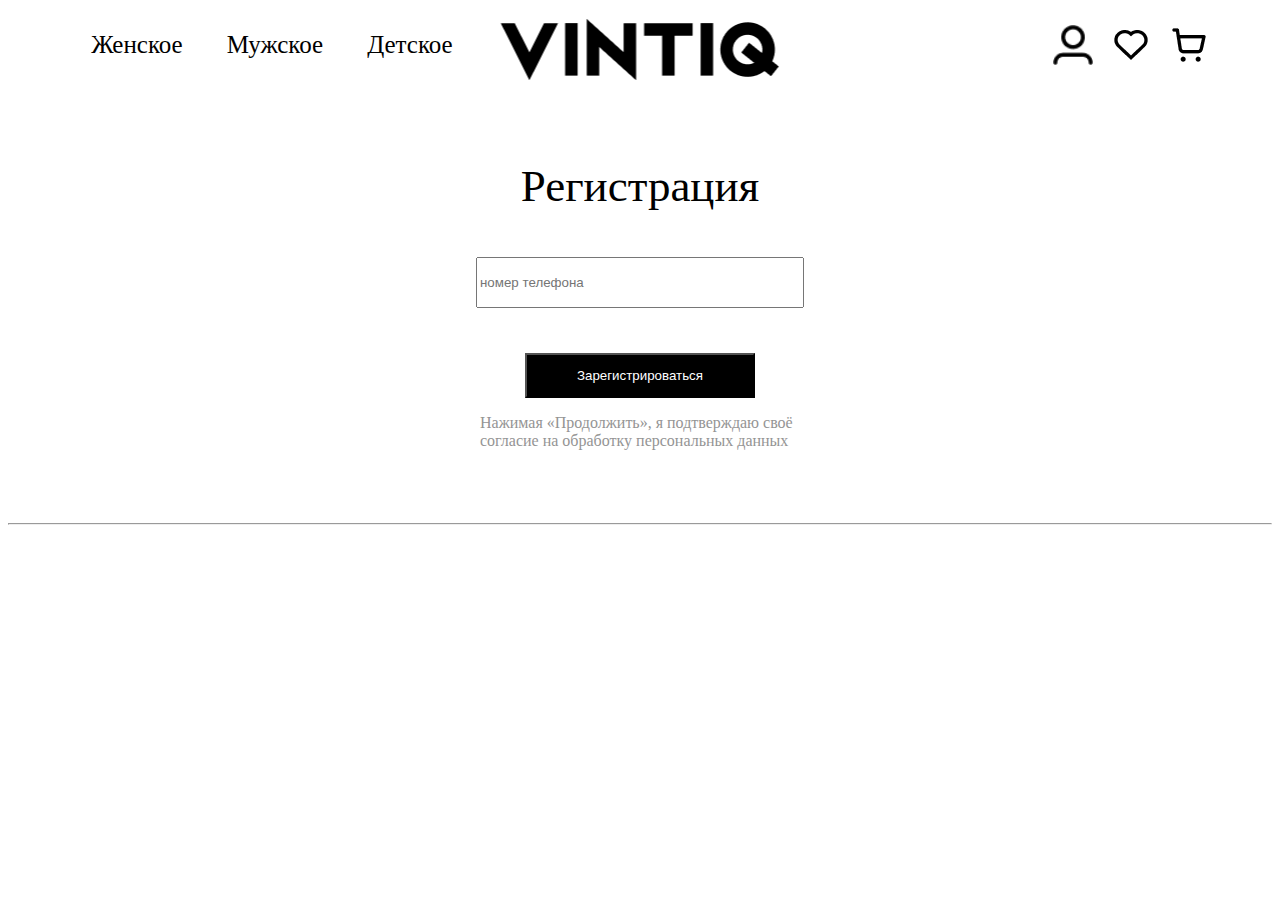
<file: reg/index.html>
<!DOCTYPE html>
<html lang="en">
<head>
    <meta charset="UTF-8">
    <meta name="viewport" content="width=device-width, initial-scale=1.0">
    <link rel="stylesheet" href="style.css">
    <title>Document</title>
</head>
<body>
    <header>
        <div class="genders">
            <a href="">Женское</a>
            <a href="">Мужское</a>
            <a href="">Детское</a>
        </div>
        <div class="mainlogo">
        <img src="/imgs/Group 1.png" alt="" сlass="logo"></div>
        <div class="minilogos">
            <img src="/imgs/Icon.png" alt="">
            <img src="/imgs/ic24-heart.png" alt="">
            <img src="/imgs/ic24-shopping-cart.png" alt="">
        </div>
    </header>
    <main>
        <p class="centP">Регистрация</p>
        <input type="text" placeholder="номер телефона">
        <button type="button" onclick="location.href='confirm.html'">Зарегистрироваться</button>
        <p class="agreement">Нажимая «Продолжить», я подтверждаю своё согласие на обработку персональных данных</p>
    </main>
    <hr>
    <footer></footer>
</body>
</html>
</file>
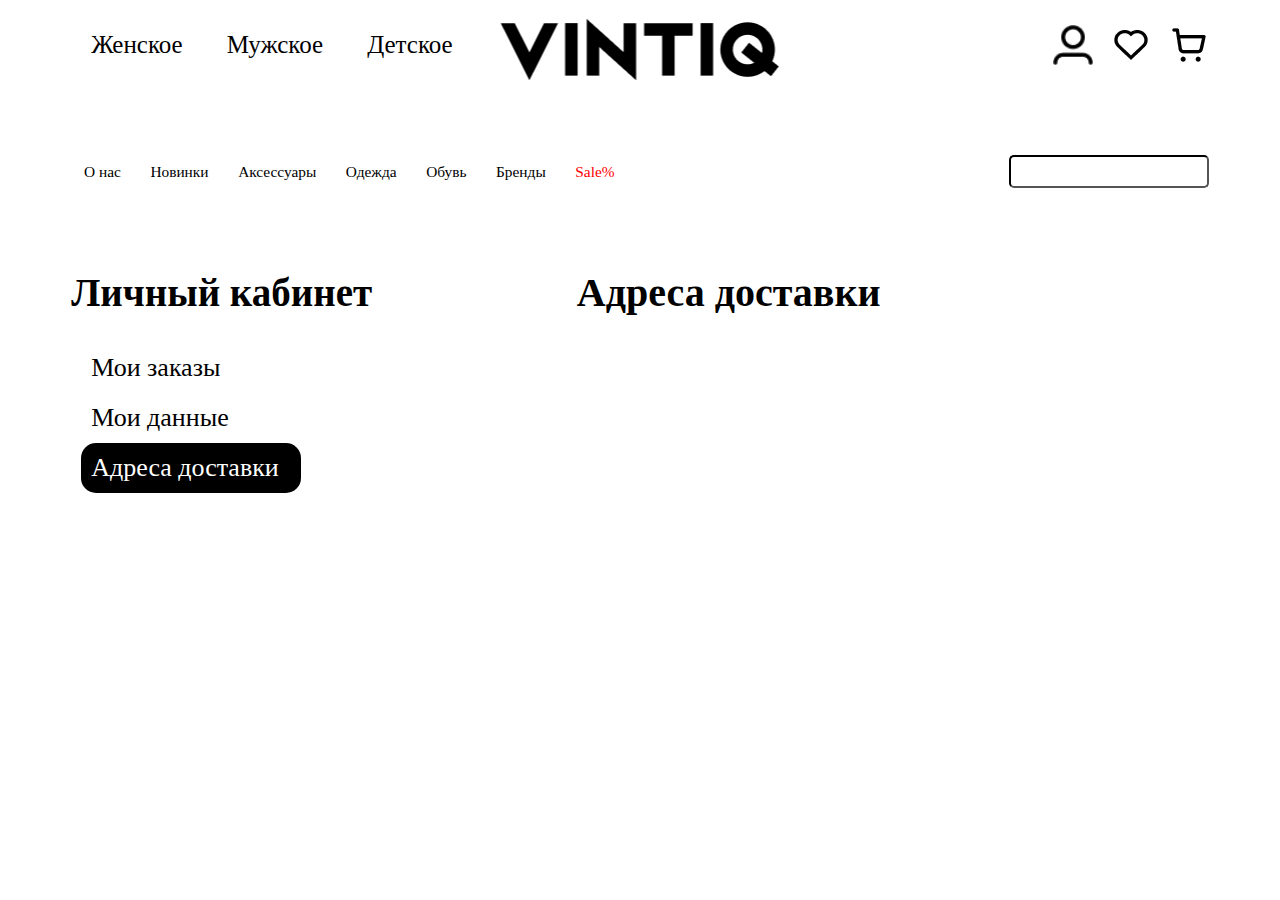
<file: lc/adresses.html>
<!DOCTYPE html>
<html lang="en">
<head>
    <meta charset="UTF-8">
    <meta name="viewport" content="width=device-width, initial-scale=1.0">
    <link rel="stylesheet" href="/reg/style.css">
    <title>Document</title>
</head>
<header>
    <div class="genders">
        <a href="">Женское</a>
        <a href="">Мужское</a>
        <a href="">Детское</a>
    </div>
    <div class="mainlogo">
    <img src="/imgs/Group 1.png" alt="" сlass="logo"></div>
    <div class="minilogos">
        <img src="/imgs/Icon.png" alt="">
        <img src="/imgs/ic24-heart.png" alt="">
        <img src="/imgs/ic24-shopping-cart.png" alt="">
    </div>
</header>
<body>
    <div class="srch">
        <div class="link">
        <a href="">О нас</a>
        <a href="">Новинки</a>
        <a href="">Аксессуары</a>
        <a href="">Одежда</a>
        <a href="">Обувь</a>
        <a href="">Бренды</a>
        <a href="" class="dif">Sale%</a>
        </div>
        <input type="text">
    </div>
    <div class="lcMain">
        <div class="header-container">
            <h1>Личный кабинет</h1>
        </div>
            <h1 class="txtMyData">Адреса доставки</h1>
        <div class="lc">
            <a href="/lc/orders.html">Мои заказы</a>
            <a href="/lc/data.html"  >Мои данные</a>
            <a  class="now" href="">Адреса доставки</a>
        </div>
        
        
    </div>
</body>
</html>
</file>
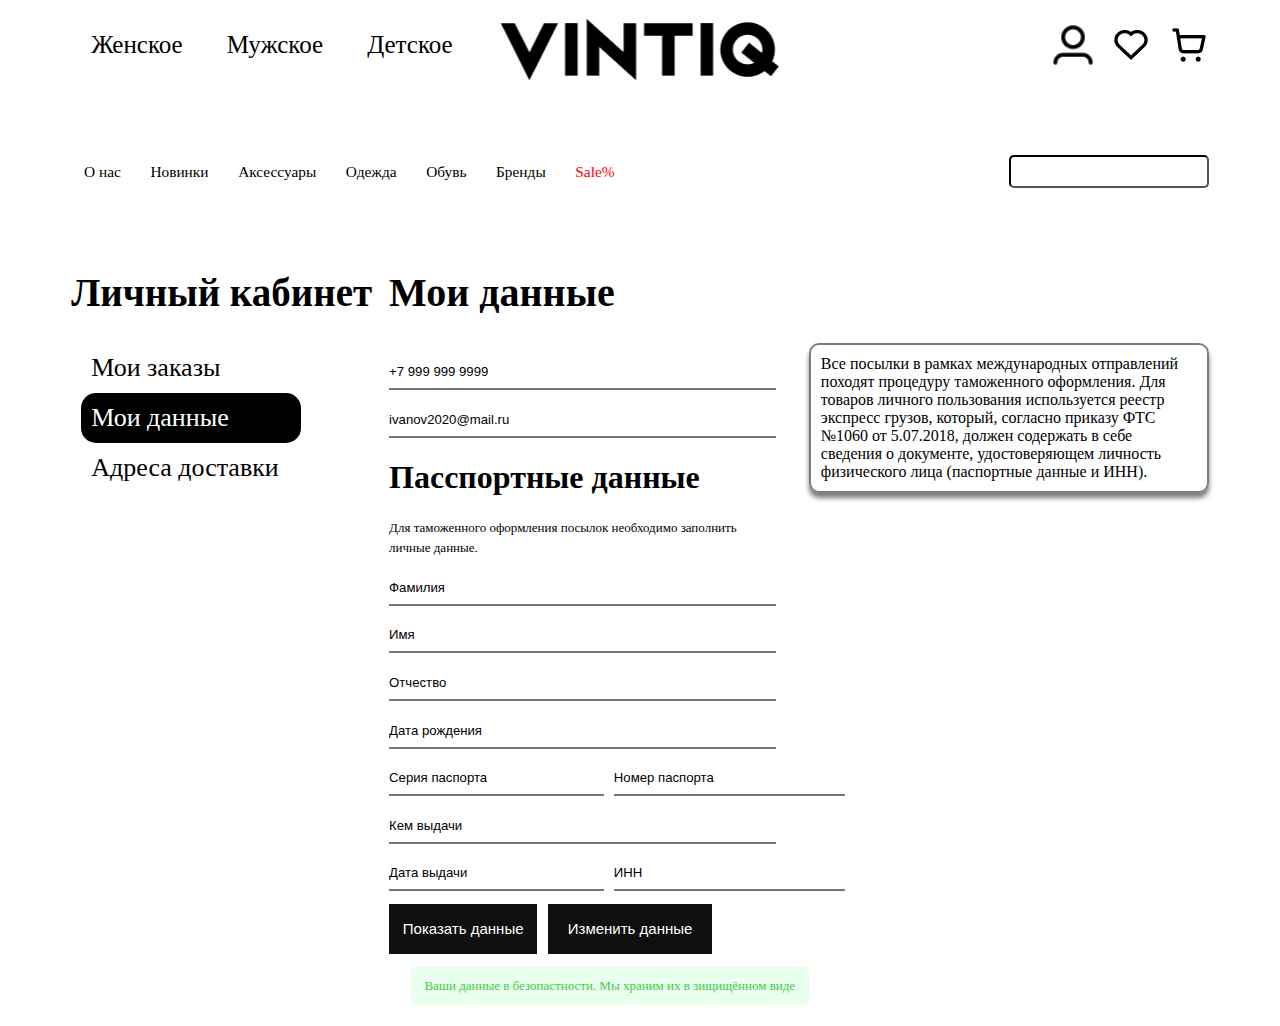
<file: lc/data.html>
<!DOCTYPE html>
<html lang="en">
<head>
    <meta charset="UTF-8">
    <meta name="viewport" content="width=device-width, initial-scale=1.0">
    <link rel="stylesheet" href="/reg/style.css">
    <title>Document</title>
</head>
<header>
    <div class="genders">
        <a href="">Женское</a>
        <a href="">Мужское</a>
        <a href="">Детское</a>
    </div>
    <div class="mainlogo">
    <img src="/imgs/Group 1.png" alt="" class="logo"></div>
    <div class="minilogos">
        <img src="/imgs/Icon.png" alt="">
        <img src="/imgs/ic24-heart.png" alt="">
        <img src="/imgs/ic24-shopping-cart.png" alt="">
    </div>
</header>
<body>
    <div class="srch">
        <div class="link">
        <a href="">О нас</a>
        <a href="">Новинки</a>
        <a href="">Аксессуары</a>
        <a href="">Одежда</a>
        <a href="">Обувь</a>
        <a href="">Бренды</a>
        <a href="" class="dif">Sale%</a>
        </div>
        <input type="text">
    </div>
    <div class="lcMain">
        <div class="header-container">
            <h1>Личный кабинет</h1>
        </div>
            <h1 class="txtMyData">Мои данные</h1>
        <div class="lc">
            <a href="/lc/orders.html">Мои заказы</a>
            <a class="now" href="/lc/data.html"  >Мои данные</a>
            <a href="/lc/adresses.html">Адреса доставки</a>
        </div>
        <div class="data">
            <div class="myData">
                
                <input type="tel" placeholder="+7 999 999 9999">
                <input type="email" placeholder="ivanov2020@mail.ru">
            </div>
            <div class="passportData">
                <h1>Пасспортные данные</h1>
                <p>Для таможенного оформления посылок 
                    необходимо заполнить личные данные.</p>
                <div class="mainData">
                    <input type="text" placeholder="Фамилия">
                    <input type="text" placeholder="Имя">
                    <input type="text" placeholder="Отчество">
                    <input placeholder="Дата рождения" type="fulldate">
                </div>
                <div class="passportRow">
                    <input class="passportInput1" type="text" placeholder="Серия паспорта">
                    <input class="passportInput" type="text" placeholder="Номер паспорта">
                </div> 
                <input type="text" placeholder="Кем выдачи">
                <div class="lastData">
                    <input class="passportInput1" type="" class="1piece" placeholder="Дата выдачи">
                    <input class="passportInput" type="text" class="2piece" placeholder="ИНН">
                </div>
                <button class="lef">Показать данные</button>
                <button class="righ">Изменить данные</button>
                <p class="expl">Ваши данные в безопастности. Мы храним их в зищищённом виде</p>
            </div>
            
        </div>
        <div class="lastInfo"> <p>Все посылки в рамках международных отправлений походят процедуру
            таможенного оформления. Для товаров личного пользования используется реестр экспресс
             грузов, который, согласно приказу ФТС №1060 от 5.07.2018, должен содержать в себе 
             сведения о документе, удостоверяющем личность физического лица (паспортные данные и ИНН). </p> </div>
</body>
</html>
</file>
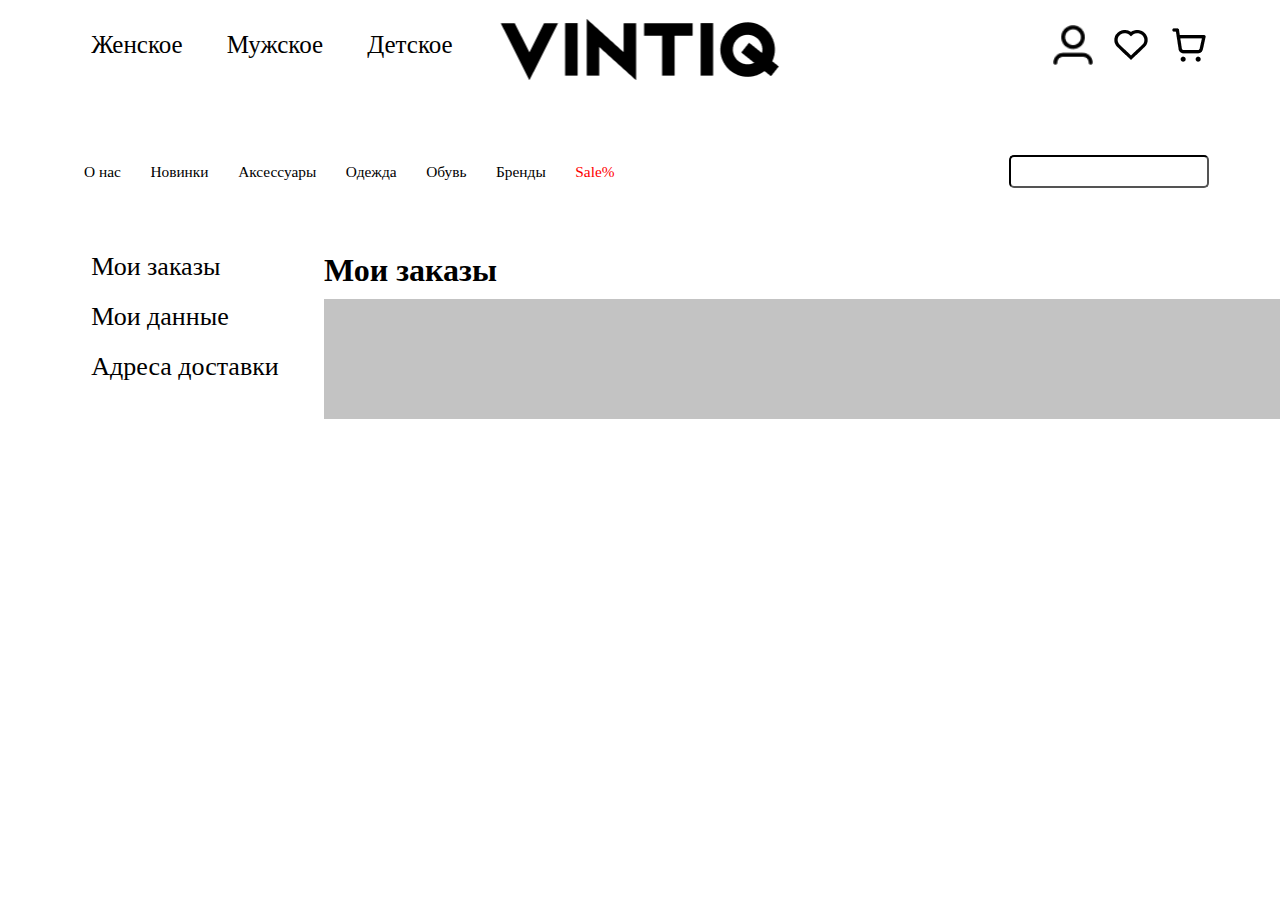
<file: lc/ind.html>
<!DOCTYPE html>
<html lang="en">
<head>
    <meta charset="UTF-8">
    <meta name="viewport" content="width=device-width, initial-scale=1.0">
    <link rel="stylesheet" href="/reg/style.css">
    <title>Document</title>
</head>
<header>
    <div class="genders">
        <a href="">Женское</a>
        <a href="">Мужское</a>
        <a href="">Детское</a>
    </div>
    <div class="mainlogo">
    <img src="/imgs/Group 1.png" alt="" сlass="logo"></div>
    <div class="minilogos">
        <img src="/imgs/Icon.png" alt="">
        <img src="/imgs/ic24-heart.png" alt="">
        <img src="/imgs/ic24-shopping-cart.png" alt="">
    </div>
</header>
<body>
    <div class="srch">
        <div class="link">
        <a href="">О нас</a>
        <a href="">Новинки</a>
        <a href="">Аксессуары</a>
        <a href="">Одежда</a>
        <a href="">Обувь</a>
        <a href="">Бренды</a>
        <a href="" class="dif">Sale%</a>
        </div>
        <input type="text">
    </div>
    <div class="lcMain">
        <div class="lc">
            <a href="">Мои заказы</a>
            <a href="/lc/data.html">Мои данные</a>
            <a href="">Адреса доставки</a>
        </div>
        <div class="order">
            <h1>Мои заказы</h1>
            <div class="productStack">
                <div class="productCard"></div>
            </div>
        </div>
    </div>
</body>
</html>
</file>
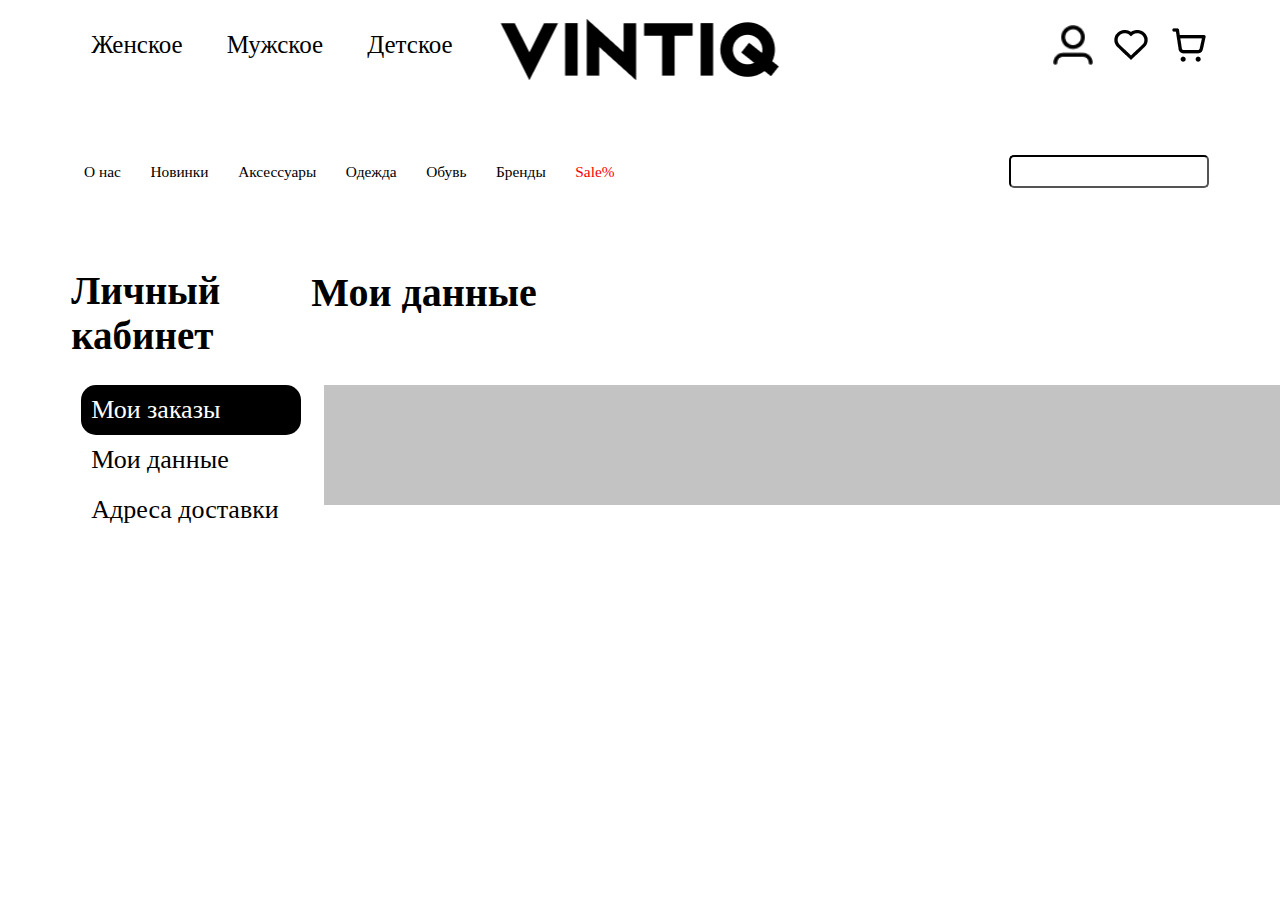
<file: lc/orders.html>
<!DOCTYPE html>
<html lang="en">
<head>
    <meta charset="UTF-8">
    <meta name="viewport" content="width=device-width, initial-scale=1.0">
    <link rel="stylesheet" href="/reg/style.css">
    <title>Document</title>
</head>
<header>
    <div class="genders">
        <a href="">Женское</a>
        <a href="">Мужское</a>
        <a href="">Детское</a>
    </div>
    <div class="mainlogo">
    <img src="/imgs/Group 1.png" alt="" сlass="logo"></div>
    <div class="minilogos">
        <img src="/imgs/Icon.png" alt="">
        <img src="/imgs/ic24-heart.png" alt="">
        <img src="/imgs/ic24-shopping-cart.png" alt="">
    </div>
</header>
<body>
    <div class="srch">
        <div class="link">
        <a href="">О нас</a>
        <a href="">Новинки</a>
        <a href="">Аксессуары</a>
        <a href="">Одежда</a>
        <a href="">Обувь</a>
        <a href="">Бренды</a>
        <a href="" class="dif">Sale%</a>
        </div>
        <input type="text">
    </div>
    <div class="lcMain">
        <div class="header-container">
            <h1>Личный кабинет</h1>
        </div>
            <h1 class="txtMyData">Мои данные</h1>
        <div class="lc">
            <a class="now" href="/lc/orders.html">Мои заказы</a>
            <a href="/lc/data.html"  >Мои данные</a>
            <a href="">Адреса доставки</a>
        </div>
        <div class="order">
            
            <div class="productStack">
                <div class="productCard"></div>
            </div>
        </div>
    </div>
</body>
</html>
</file>
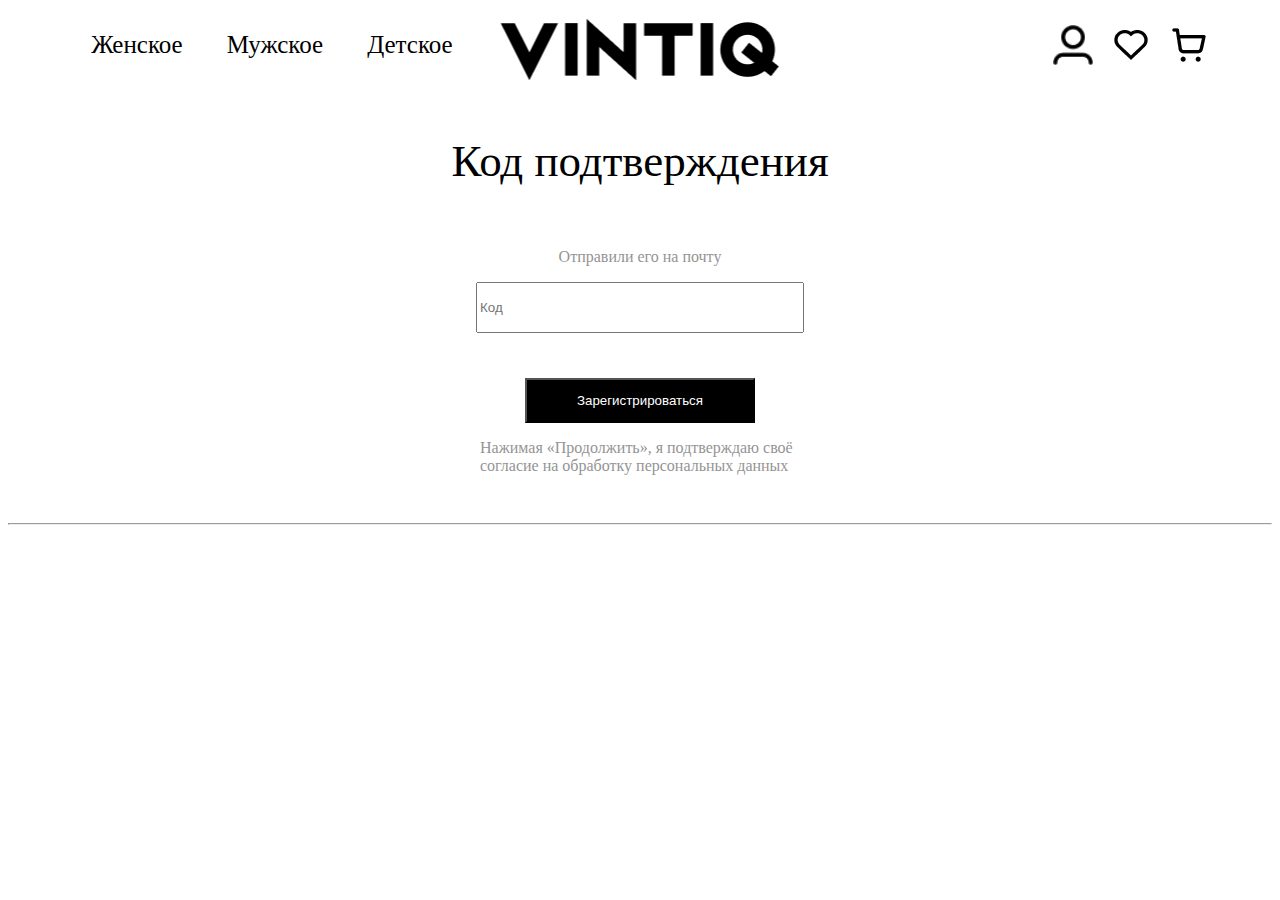
<file: reg/confirm.html>
<!DOCTYPE html>
<html lang="en">
<head>
    <meta charset="UTF-8">
    <meta name="viewport" content="width=device-width, initial-scale=1.0">
    <link rel="stylesheet" href="style.css">
    <title>Document</title>
</head>
<body>
    <header>
        <div class="genders">
            <a href="">Женское</a>
            <a href="">Мужское</a>
            <a href="">Детское</a>
        </div>
        <div class="mainlogo">
        <img src="/imgs/Group 1.png" alt="" сlass="logo"></div>
        <div class="minilogos">
            <img src="/imgs/Icon.png" alt="">
            <img src="/imgs/ic24-heart.png" alt="">
            <img src="/imgs/ic24-shopping-cart.png" alt="">
        </div>
    </header>
    <main>
        <p class="centP">Код подтверждения</p>
        <p class="agreement">Отправили его на почту</p>
        <input type="text" placeholder="Код">
        <button type="button" onclick="location.href='wrngConfirm.html'">Зарегистрироваться</button>
        <p class="agreement">Нажимая «Продолжить», я подтверждаю своё согласие на обработку персональных данных</p>
    </main>
    <hr>
    <footer></footer>
</body>
</html>
</file>
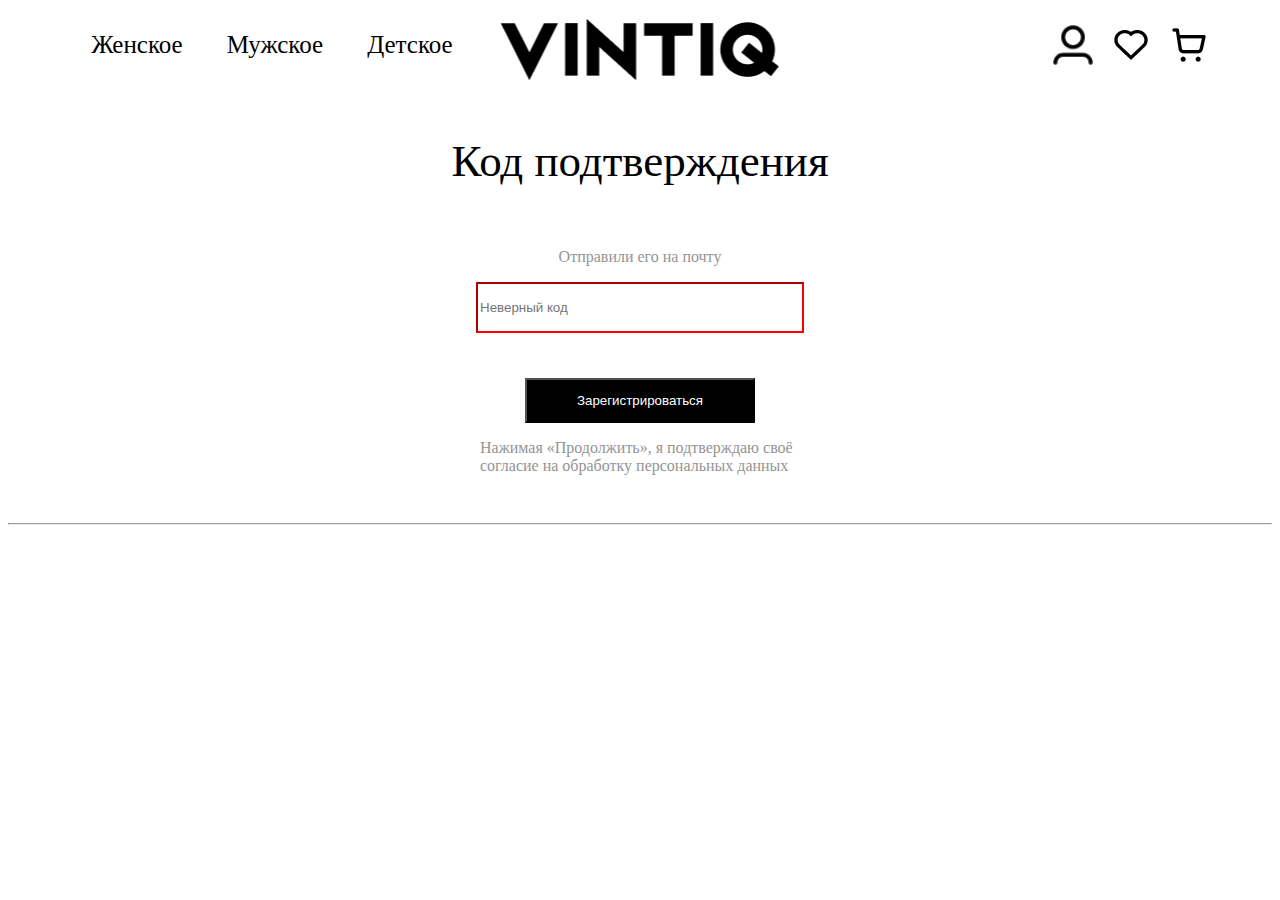
<file: reg/wrngConfirm.html>
<!DOCTYPE html>
<html lang="en">
<head>
    <meta charset="UTF-8">
    <meta name="viewport" content="width=device-width, initial-scale=1.0">
    <link rel="stylesheet" href="style.css">
    <title>Document</title>
</head>
<body>
    <header>
        <div class="genders">
            <a href="">Женское</a>
            <a href="">Мужское</a>
            <a href="">Детское</a>
        </div>
        <div class="mainlogo">
        <img src="/imgs/Group 1.png" alt="" сlass="logo"></div>
        <div class="minilogos">
            <img src="/imgs/Icon.png" alt="">
            <img src="/imgs/ic24-heart.png" alt="">
            <img src="/imgs/ic24-shopping-cart.png" alt="">
        </div>
    </header>
    <main>
        <p class="centP">Код подтверждения</p>
        <p class="agreement">Отправили его на почту</p>
        <input type="text" placeholder="Неверный код" class="wrng">
        <button type="button" >Зарегистрироваться</button>
        <p class="agreement">Нажимая «Продолжить», я подтверждаю своё согласие на обработку персональных данных</p>
    </main>
    <hr>
    <footer></footer>
</body>
</html>
</file>
<file: reg/style.css>
header{
    display: flex;
    justify-content: space-between;
    margin: 2% 5% 0 5%;
    align-items: center;

}

.genders a{
    text-decoration: none;
    color: black;
    margin: 0 10px 0 10px;
    font-size: 25px;
    padding: 10px;
    border-radius: 15px;
}
.mainlogo {
    position: absolute;
    z-index: 2;
    left: 50%;
    top: 50%;
    top: 2%;
    bottom: 100%;
    transform: translate(-50%, -50%);
}

.minilogos{
   display: flex;
   gap: 2vh;
   object-fit:contain;
}
.minilogos img{
    width: 40px;
   height: 40px;
}
.genders :hover{
    background-color: #000;
    color: #ffffff;
}
main{
    height: 50vh;
    display: flex;
    flex-direction: column;
    justify-content: center;
    align-items: center;
}
.centP{
    font-size: 45px;
}
main input{
    height: 5vh;
    width: 25vw;
    
}
main button{
    background-color: #000;
    color: #ffffff;
    margin-top: 5vh;
    height: 5vh;
    width: 18vw;
    cursor: pointer;
}
.agreement{
    display: flex;
    justify-content: center;
    width: 25vw;
    color: #949494;
}
.wrng{
    border-color: red;
    color: red;;
}
.srch{
    display: flex;
    justify-content:space-between;
    align-items: center;
    margin: 10vh 5% 0 5%;
}
.link a{
    color: #000;
    text-decoration: none;
    margin: 0 1vw;
    font-size: 1.2vw;
}
.srch input{
    border-color: #000;
    height: 3vh;
    width: 15vw;
    border-radius: 5px;
}
.dif {
    color: red !important;
}
.header-container {
    display: flex;
    justify-content: space-between; 
    align-items: center; 
}
.header-container h1{
    font-size: 39px;
    width: 100%;
}
.txtMyData{
    font-size: 40px;
}
.now{
    background-color: #000;
    color: #ffffff !important;
}
.lcMain{
    margin: 6vh 5% 0 5%;
    display: grid;
    grid-template-columns: 1.6fr 2fr ;
    
}
.lcMain h1{
    display: flex;
}
.lc{
    grid-column: 1;
    display: flex;
    flex-direction: column;
    align-items: flex-start; 

}
.lc a{
    text-decoration: none;
    color: black;
    margin: 0 10px 0 10px;
    font-size: 26px;
    padding: 10px;
    width: 200px;
    border-radius: 15px;
    align-self: flex-start;

}
.lc :hover{
    background-color: #000;
    color: #ffffff;
}
.order{
    margin-left: 1vw;
    margin-top: 0;
    grid-column: 2;
    
}
.order h1{
    grid-row: 1;
    margin: 0;
    padding: 10px 0 10px 0;
}
.productCard{
    width: 1200px;
    height: 120px;
    background-color: #9494948f;
}
.data input{
    display: flex;
    flex-direction: column;
    background: none;
    background-color: transparent;
    border-top: none;
    border-left:none ;
    border-right: none;
    border: bottom 1px;
    margin: 3% 0 0 0;
    padding: 1vh 50% 1vh 0;
    outline: none;
    color: #000;
}
.data input::placeholder{
    font-size: 1.03vw;
    color: #000;
}
.passportData{
    grid-column: 1fr 1fr;
}
.passportData p{
    width: 380px;
    font-size: 13px;
    line-height: 20px;
}
.passportRow {
    display: flex;
    flex-direction: row; 
    width: 18%;
    align-items: center; 
    margin-top: 3%;
}
.passportInput1{
    margin-top: 0 !important;
}
.passportRow .passportInput {
    flex: 1; 
    margin: 0 0 0 10px; 
    box-sizing: border-box; 
    padding-right:72%; 
}
.lastData{
    display: flex;
    flex-direction: row; 
    width: 18%;
    align-items: center; 
    margin-top: 3%;
}
.lastData .passportInput {
    flex: 1; 
    margin: 0 0 0 10px; 
    box-sizing: border-box;
    padding-right:72%; 
}
.passportData button{
    background-color: #101010;
    border: #101010;
    color: #ffffff;
    font-weight: 400;
    font-size: 15px;
}
.lef{
    width: 35.3% !important;
    height: 50px;
}
.righ{
    margin-top: 3%;
    margin-left: 7px;
    width: 39%;
    height: 50px;
}
.expl{
    display: flex;
    justify-content: center;
    align-self: center;
    width: 20vw;
    background-color: #E7FFEC;
    color: #48C74B;
    font-size: 11px;
    padding: 1vh 1vh 1vh 1vh;
    border-radius: 5px;
    margin-left: 1.7vw;
}
.lastInfo{
    width: 400px;
    height: 150px;
    grid-column: 3;
    border: 2px solid #7C7C7C; 
    border-radius: 10px; 
    box-sizing: border-box; 
    box-shadow: 0 5px 5px #7C7C7C;
    
}
.lastInfo p{
    margin: 0;
    padding: 10px;
}
</file>
